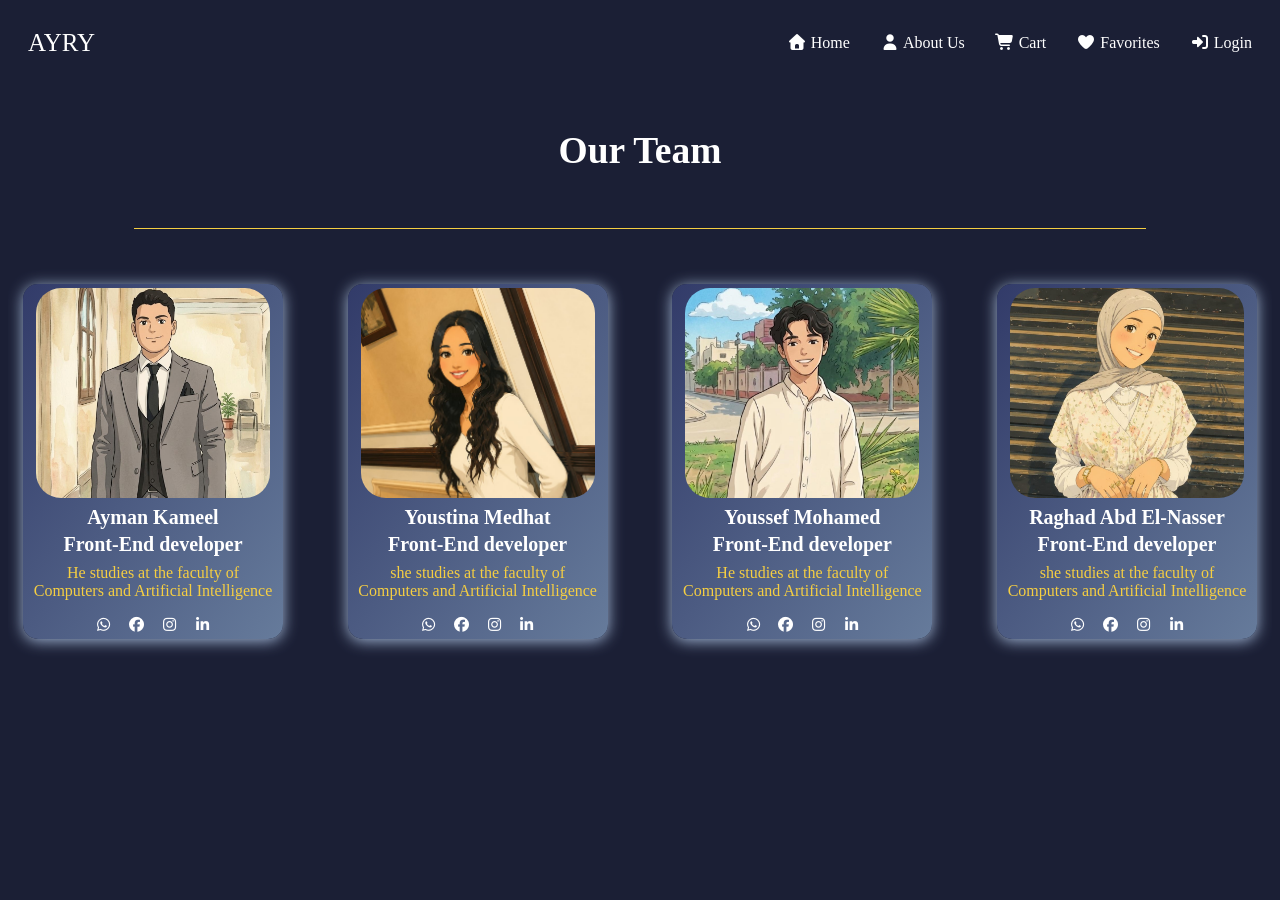
<file: about.html>
<!DOCTYPE html>
<html>
    <head>
        <title>Our Team</title>
        <link rel="stylesheet" href="AboutStyle.css">
        <link rel="stylesheet" href="css_fontAwesome/all.css" >
        <meta name="viewport" content="width=device-width, initial-scale=1.0">

    </head>
    <body>
        
        <!DOCTYPE html>
<html>
    <head>
        <title>Our Team</title>
        <link rel="stylesheet" href="AboutStyle.css">
        <link rel="stylesheet" href="css_fontAwesome/all.css" >
        <meta name="viewport" content="width=device-width, initial-scale=1.0">
    </head>
    <body>
        <nav>
            <div class="logo">AYRY</div>
            <ul class="nav-links">
                <li><a href="index.html"><i class="fa-solid fa-house"></i> Home</a></li>
                <li><a href="about.html"><i class="fa-solid fa-user"></i> About Us</a></li>
                <li><a href="cart.html"><i class="fa-solid fa-cart-shopping"></i> Cart</a></li>
                <li><a href="favorites.html"><i class="fa-solid fa-heart"></i> Favorites</a></li>
                <li><a href="LoginPage.html" class="btn-log"><i class="fa-solid fa-right-to-bracket"></i> Login</a></li>
            </ul>
        </nav>
        
        <header class="title"><h2>Our Team</h2></header>
        <div class="line"></div>

        <div class="card-box">
            <div class="team">
                <img src="image/Ayman.jpeg">
                <h4>Ayman Kameel</h4>
                <h5>Front-End developer</h5>
                <p>He studies at the faculty of <br> Computers and Artificial Intelligence</p>
                <i class="fa-brands fa-whatsapp"></i>
                <i class="fa-brands fa-facebook"></i>
                <i class="fa-brands fa-instagram"></i>
                <i class="fa-brands fa-linkedin-in"></i>
            </div>
            <div class="team">
                <img src="image/Youstina.jpeg">
                <h4>Youstina Medhat</h4>
                <h5>Front-End developer</h5>
                <p>she studies at the faculty of <br> Computers and Artificial Intelligence</p>
                <i class="fa-brands fa-whatsapp"></i>
                <i class="fa-brands fa-facebook"></i>
                <i class="fa-brands fa-instagram"></i>
                <i class="fa-brands fa-linkedin-in"></i>
            </div>
            <div class="team">
                <img src="image/Youssef.jpeg">
                <h4>Youssef Mohamed</h4>
                <h5>Front-End developer</h5>
                <p>He studies at the faculty of <br> Computers and Artificial Intelligence</p>
                <i class="fa-brands fa-whatsapp"></i>
                <i class="fa-brands fa-facebook"></i>
                <i class="fa-brands fa-instagram"></i>
                <i class="fa-brands fa-linkedin-in"></i>
            </div>
            <div class="team">
                <img src="image/Raghad.jpeg">
                <h4>Raghad Abd El-Nasser</h4>
                <h5>Front-End developer</h5>
                <p>she studies at the faculty of <br> Computers and Artificial Intelligence</p>
                <i class="fa-brands fa-whatsapp"></i>
                <i class="fa-brands fa-facebook"></i>
                <i class="fa-brands fa-instagram"></i>
                <i class="fa-brands fa-linkedin-in"></i>
            </div>
        </div>

    <script>
  if (localStorage.getItem("isLoggedIn") === "true") {
    document.querySelectorAll(".btn-log").forEach(function(loginBtn) {
      loginBtn.href = "ProfilePage.html";
      loginBtn.innerHTML = '<i class="fa-solid fa-user"></i>My Account';
    });
  }
</script>
</body>
</html>
</file>
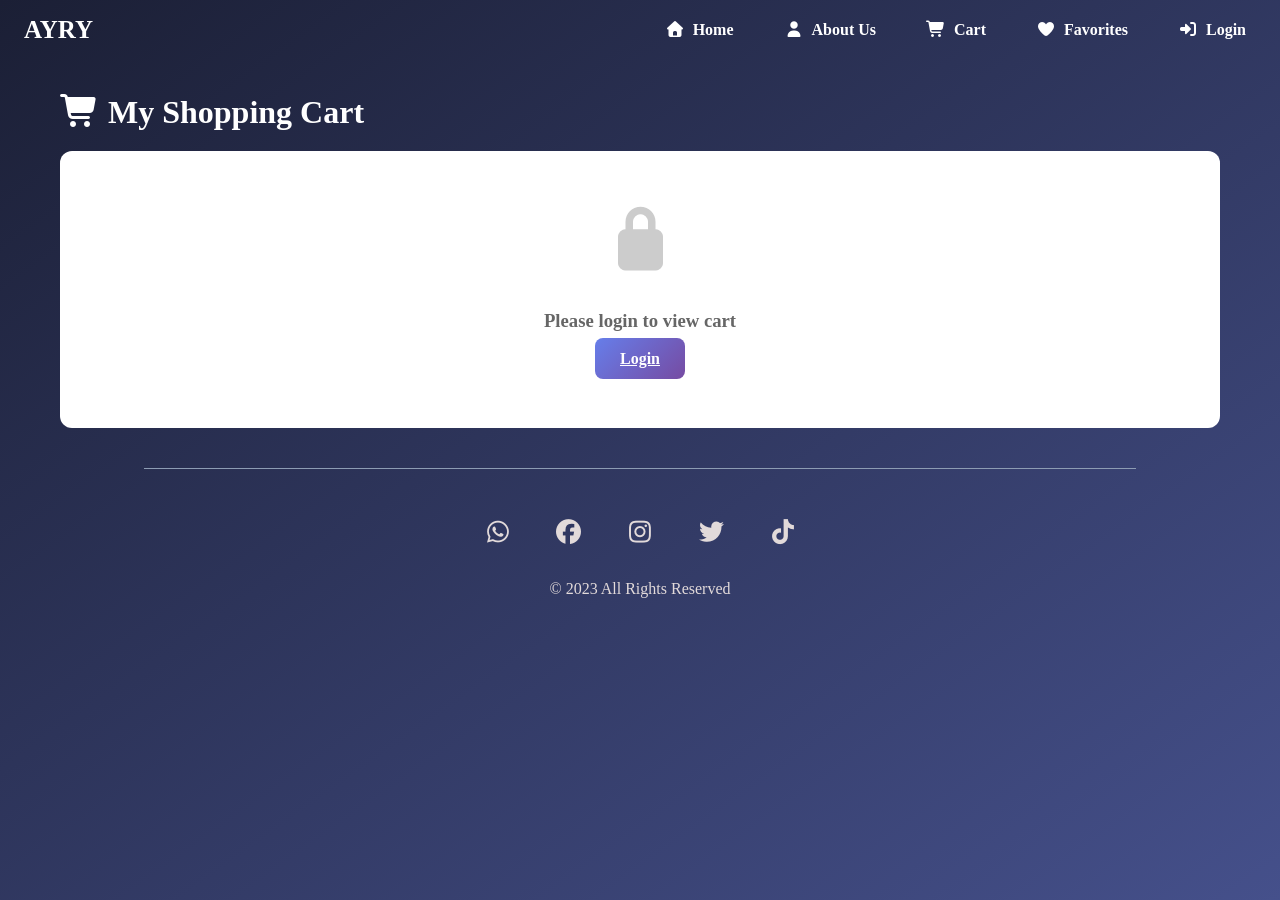
<file: cart.html>
<!DOCTYPE html>
<html>
<head>
    <title>Shopping Cart | AYRY Estate</title>
    <meta name="viewport" content="width=device-width, initial-scale=1.0">
    <link rel="stylesheet" href="css_fontAwesome/all.css">
    <link rel="stylesheet" href="HomeStyle.css">
    <link rel="stylesheet" href="cart-fav-style.css">
</head>
<body>
    <nav>
        <div class="logo">AYRY</div>
        <ul class="nav-links">
            <li><a href="index.html"><i class="fa-solid fa-house"></i>Home</a></li>
            <li><a href="about.html"><i class="fa-solid fa-user"></i>About Us</a></li>
            <li><a href="cart.html"><i class="fa-solid fa-cart-shopping"></i>Cart</a></li>
            <li><a href="favorites.html"><i class="fa-solid fa-heart"></i>Favorites</a></li>
            <li><a href="LoginPage.html" class="btn-log"><i class="fa-solid fa-right-to-bracket"></i>Login</a></li>
        </ul>
    </nav>

    <div class="property-detail-container">
        <h1 style="color: white; margin-bottom: 20px;"><i class="fa-solid fa-cart-shopping"></i> My Shopping Cart</h1>
        <div id="cart-container"></div>
    </div>

    <div class="line"></div>
    <footer id="footer">
        <div class="social">
            <i class="fa-brands fa-whatsapp"></i>
            <i class="fa-brands fa-facebook"></i>
            <i class="fa-brands fa-instagram"></i>
            <i class="fa-brands fa-twitter"></i>
            <i class="fa-brands fa-tiktok"></i>
        </div>
        <p>&copy; 2023 All Rights Reserved</p>
    </footer>

    <script src="data.js"></script>
    <script src="cart-fav.js"></script>
    <script>
        function renderCart() {
            const container = document.getElementById('cart-container');
            if (!redirectIfNotLoggedInNoRedirect()) {
                container.innerHTML = '<div class="empty-message"><i class="fa-solid fa-lock"></i><h3>Please login to view cart</h3><a href="LoginPage.html" class="btn-primary">Login</a></div>';
                return;
            }
            
            const cartIds = getCart();
            if (cartIds.length === 0) {
                container.innerHTML = '<div class="empty-message"><i class="fa-solid fa-cart-shopping"></i><h3>Your cart is empty</h3><a href="index.html" class="btn-primary">Browse Properties</a></div>';
                return;
            }
            
            const cartItems = cartIds.map(id => getPropertyById(id)).filter(p => p);
            let total = 0;
            
            let html = '<div class="items-grid">';
            cartItems.forEach(item => {
                total += item.price;
                html += `
                    <div class="cart-item-card">
                        <img src="${item.image}" class="cart-item-img" onclick="goToPropertyDetails(${item.id})" style="cursor:pointer;">
                        <div class="cart-item-info">
                            <div class="cart-item-title">${item.title}</div>
                            <div class="cart-item-price">${item.price.toLocaleString()} EGP</div>
                            <p class="card-location"><i class="fa-solid fa-location-dot"></i> ${item.governorate} / ${item.district}</p>
                            <button class="btn-danger" onclick="removeItemFromCart(${item.id})"><i class="fa-solid fa-trash"></i> Remove</button>
                        </div>
                    </div>
                `;
            });
            html += '</div>';
            
            html += `
                <div class="cart-summary">
                    <div class="cart-total">Total: ${total.toLocaleString()} EGP</div>
                    <button class="btn-primary" onclick="checkout()"><i class="fa-solid fa-credit-card"></i> Proceed to Purchase</button>
                </div>
            `;
            container.innerHTML = html;
        }
        
        function redirectIfNotLoggedInNoRedirect() {
            return isLoggedIn();
        }
        
        function removeItemFromCart(propertyId) {
            removeFromCart(propertyId);
            renderCart();
        }
        
        function checkout() {
            if (!isLoggedIn()) {
                alert('Please login first');
                window.location.href = 'LoginPage.html';
                return;
            }
            const cartIds = getCart();
            if (cartIds.length === 0) {
                alert('Cart is empty');
                return;
            }
            if (confirm(`Purchase ${cartIds.length} properties for total ${cartIds.map(id => getPropertyById(id).price).reduce((a,b)=>a+b,0).toLocaleString()} EGP?`)) {
                cartIds.forEach(id => {
                    const prop = getPropertyById(id);
                    addPurchase(id, prop.price);
                });
                clearCart();
                alert('🎉 Purchase completed successfully! Thank you.');
                renderCart();
            }
        }
        
        renderCart();
    </script>
<script>
  if (localStorage.getItem("isLoggedIn") === "true") {
    document.querySelectorAll(".btn-log").forEach(function(loginBtn) {
      loginBtn.href = "ProfilePage.html";
      loginBtn.innerHTML = '<i class="fa-solid fa-user"></i>My Account';
    });
  }
</script>
</body>
</html>
</file>
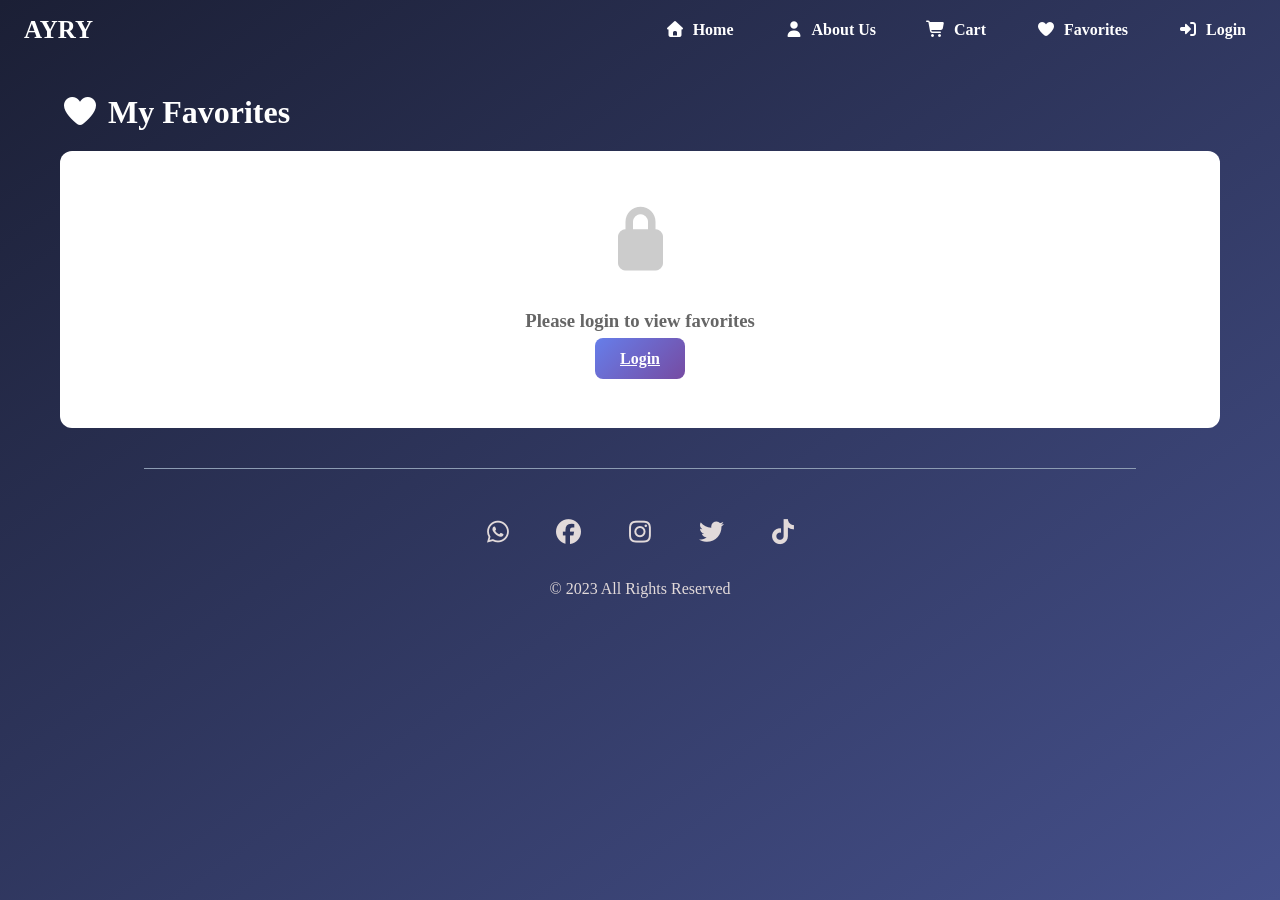
<file: favorites.html>
<!DOCTYPE html>
<html>
<head>
    <title>My Favorites | AYRY Estate</title>
    <meta name="viewport" content="width=device-width, initial-scale=1.0">
    <link rel="stylesheet" href="css_fontAwesome/all.css">
    <link rel="stylesheet" href="HomeStyle.css">
    <link rel="stylesheet" href="cart-fav-style.css">
</head>
<body>
    <nav>
        <div class="logo">AYRY</div>
        <ul class="nav-links">
            <li><a href="index.html"><i class="fa-solid fa-house"></i>Home</a></li>
            <li><a href="about.html"><i class="fa-solid fa-user"></i>About Us</a></li>
            <li><a href="cart.html"><i class="fa-solid fa-cart-shopping"></i>Cart</a></li>
            <li><a href="favorites.html"><i class="fa-solid fa-heart"></i>Favorites</a></li>
            <li><a href="LoginPage.html" class="btn-log"><i class="fa-solid fa-right-to-bracket"></i>Login</a></li>
        </ul>
    </nav>

    <div class="property-detail-container">
        <h1 style="color: white; margin-bottom: 20px;"><i class="fa-solid fa-heart"></i> My Favorites</h1>
        <div id="favorites-container"></div>
    </div>

    <div class="line"></div>
    <footer id="footer">
        <div class="social">
            <i class="fa-brands fa-whatsapp"></i>
            <i class="fa-brands fa-facebook"></i>
            <i class="fa-brands fa-instagram"></i>
            <i class="fa-brands fa-twitter"></i>
            <i class="fa-brands fa-tiktok"></i>
        </div>
        <p>&copy; 2023 All Rights Reserved</p>
    </footer>

    <script src="data.js"></script>
    <script src="cart-fav.js"></script>
    <script>
        function renderFavorites() {
            const container = document.getElementById('favorites-container');
            if (!isLoggedIn()) {
                container.innerHTML = '<div class="empty-message"><i class="fa-solid fa-lock"></i><h3>Please login to view favorites</h3><a href="LoginPage.html" class="btn-primary">Login</a></div>';
                return;
            }
            
            const favIds = getFavorites();
            if (favIds.length === 0) {
                container.innerHTML = '<div class="empty-message"><i class="fa-solid fa-heart-broken"></i><h3>No favorites yet</h3><a href="index.html" class="btn-primary">Browse Properties</a></div>';
                return;
            }
            
            const favItems = favIds.map(id => getPropertyById(id)).filter(p => p);
            
            let html = '<div class="items-grid">';
            favItems.forEach(item => {
                html += `
                    <div class="favorite-item-card">
                        <img src="${item.image}" class="favorite-item-img" onclick="goToPropertyDetails(${item.id})" style="cursor:pointer;">
                        <div class="favorite-item-info">
                            <div class="favorite-item-title">${item.title}</div>
                            <div class="favorite-item-price">${item.price.toLocaleString()} EGP</div>
                            <p class="card-location"><i class="fa-solid fa-location-dot"></i> ${item.governorate} / ${item.district}</p>
                            <button class="btn-danger" onclick="removeFromFav(${item.id})"><i class="fa-solid fa-trash"></i> Remove</button>
                        </div>
                    </div>
                `;
            });
            html += '</div>';
            container.innerHTML = html;
        }
        
        function removeFromFav(propertyId) {
            removeFromFavorites(propertyId);
            renderFavorites();
        }
        
        renderFavorites();
    </script>
<script>
  if (localStorage.getItem("isLoggedIn") === "true") {
    document.querySelectorAll(".btn-log").forEach(function(loginBtn) {
      loginBtn.href = "ProfilePage.html";
      loginBtn.innerHTML = '<i class="fa-solid fa-user"></i>My Account';
    });
  }
</script>
</body>
</html>
</file>
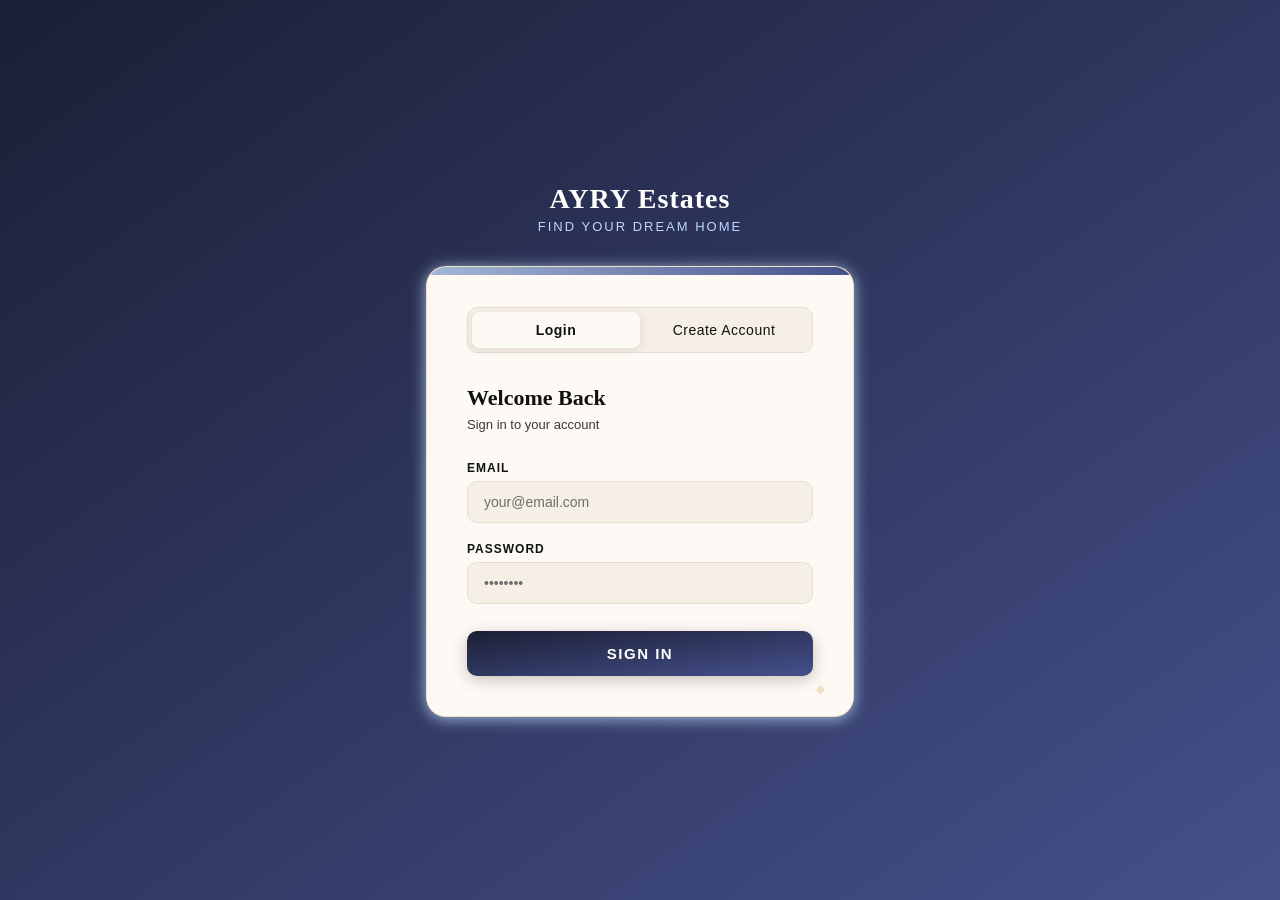
<file: LoginPage.html>
<!DOCTYPE html>
<html lang="ar" dir="ltr">
<head>
  <title>Prestige Realty — Auth</title>
  <link rel="stylesheet" href="LoginStyle.css">
</head>
<body>
 
  <div class="auth-container">
 
    <div class="brand">
      <h1>AYRY Estates</h1>
      <p>Find Your Dream Home </p>
    </div>
 
    <div class="auth-card">
 
      <div class="tab-row">
        <button class="tab-btn active" onclick="showLogin()">Login</button>
        <button class="tab-btn" onclick="showRegister()">Create Account</button>
      </div>
 
      <!-- LOGIN -->
      <div id="loginForm">
        <p class="form-title">Welcome Back</p>
        <p class="form-subtitle">Sign in to your account</p>
 
        <div class="input-group">
          <label>Email</label>
          <input type="email" id="loginEmail" placeholder="your@email.com">
        </div>
 
        <div class="input-group">
          <label>Password</label>
          <input type="password" id="loginPassword" placeholder="••••••••">
        </div>
 
        <button class="submit-btn" onclick="login()">Sign In</button>
      </div>
 
      <!-- REGISTER -->
      <div id="registerForm" style="display:none;">
        <p class="form-title">Create Account</p>
 
        <div class="input-group">
          <label>Name</label>
          <input type="text" id="name" placeholder="Your full name" >
        </div>
 
        <div class="input-group">
          <label>Email</label>
          <input type="email" id="email" placeholder="your@email.com" >
        </div>
 
        <div class="input-group">
          <label>Phone</label>
          <input type="tel" id="phone" placeholder="+20 1XX XXX XXXX" >
        </div>
 
        <div class="input-group">
          <label>Password</label>
          <input type="password" id="password" placeholder="••••••••" >
        </div>
 
        <div class="input-group">
          <label>Confirm Password</label>
          <input type="password" id="confirmPassword" placeholder="••••••••">
        </div>
 
        <button class="submit-btn" onclick="register()">Create Account</button>
      </div>
 
      <p class="message" id="error"></p>
 
    </div>
  </div>
 
  <script src="login.js"></script>
 
</body>
</html>
</file>
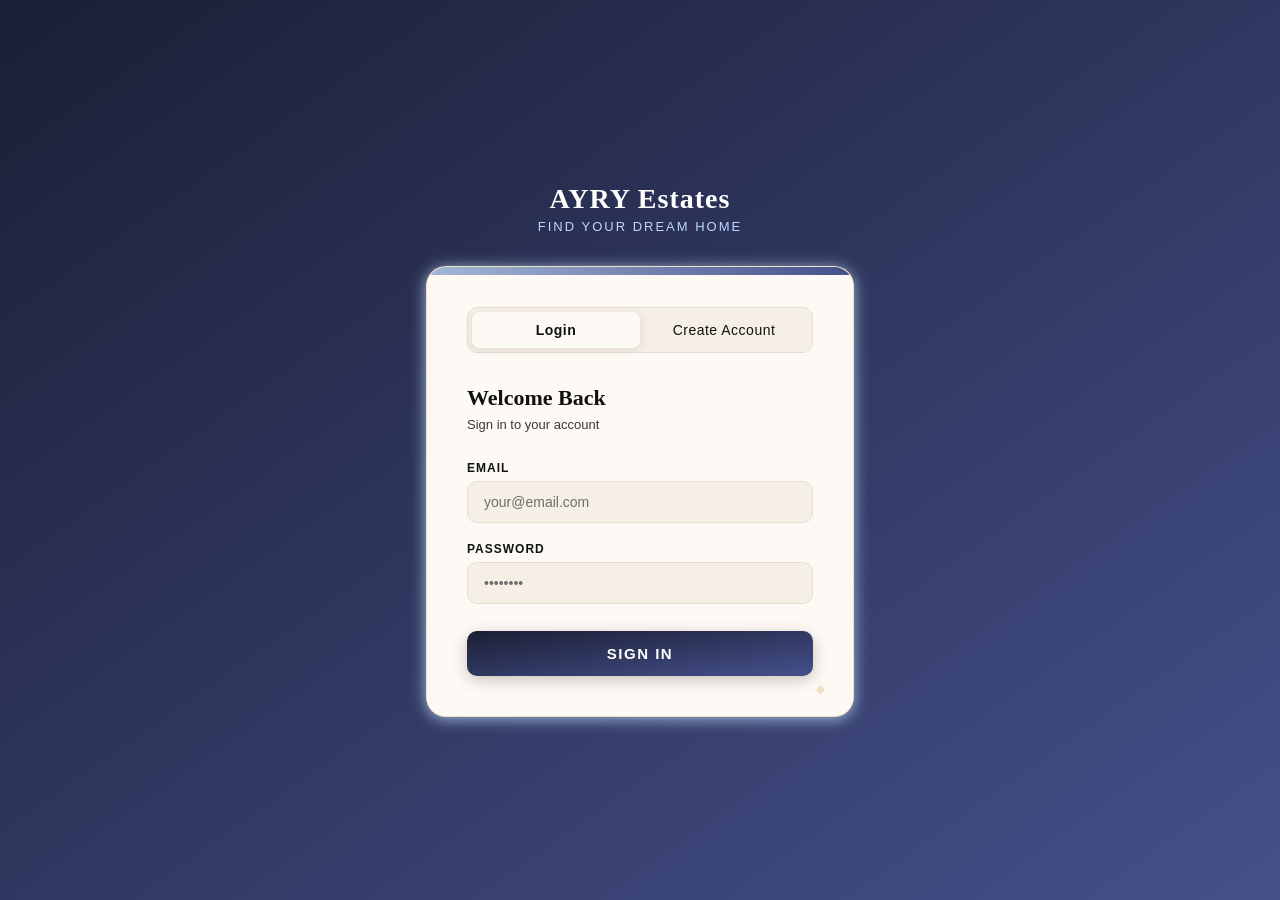
<file: ProfilePage.html>
<!DOCTYPE html>
<html lang="en">
<head>
  <title>My Account — AYRY Estates</title>
  <link rel="stylesheet" href="https://cdnjs.cloudflare.com/ajax/libs/font-awesome/6.5.0/css/all.min.css">
  <link rel="preconnect" href="https://fonts.googleapis.com">
  <link rel="preconnect" href="https://fonts.gstatic.com" crossorigin>
  <link href="https://fonts.googleapis.com/css2?family=Raleway:wght@300;400;500;600;700&family=Playfair+Display:wght@400;600;700&display=swap" rel="stylesheet">
  <link rel="stylesheet" href="ProfileStyle.css">
</head>
<body>

  <!-- NAV -->
  <nav style="display: flex; justify-content: space-between; align-items: center; padding: 5px 20px; background: transparent;">
    <div class="logo" style="color: #fff; font-size: 25px;">AYRY</div>
    <ul class="nav-links" style="display: flex; list-style: none; gap: 30px; align-items: center;">
        <li><a href="index.html" style="text-decoration: none; color: white;"><i class="fa-solid fa-house"></i>Home</a></li>
        <li><a href="about.html" style="text-decoration: none; color: white;"><i class="fa-solid fa-user"></i>About Us</a></li>
        <li><a href="cart.html" style="text-decoration: none; color: white;"><i class="fa-solid fa-cart-shopping"></i>Cart</a></li>
        <li><a href="favorites.html" style="text-decoration: none; color: white;"><i class="fa-solid fa-heart"></i>Favorites</a></li>
        <li><a href="LoginPage.html" class="btn-log" style="text-decoration: none; color: white;"><i class="fa-solid fa-right-to-bracket"></i>Login</a></li>
    </ul>
</nav>

  <div class="page">

    <!-- LEFT: Profile Card -->
    <div class="profile-card">
      <div class="profile-header">
        <div class="avatar">🏡</div>
        <div class="profile-name" id="dispName">—</div>
        <div class="profile-email" id="dispEmail">—</div>
      </div>

      <div class="info-list">
        <div class="info-row">
          <div class="info-icon"><i class="fa-solid fa-user"></i></div>
          <div>
            <div class="info-label">Full Name</div>
            <div class="info-value" id="infoName">—</div>
          </div>
        </div>
        <div class="info-row">
          <div class="info-icon"><i class="fa-solid fa-envelope"></i></div>
          <div>
            <div class="info-label">Email</div>
            <div class="info-value" id="infoEmail">—</div>
          </div>
        </div>
        <div class="info-row">
          <div class="info-icon"><i class="fa-solid fa-phone"></i></div>
          <div>
            <div class="info-label">Phone</div>
            <div class="info-value" id="infoPhone">—</div>
          </div>
        </div>
        <div class="info-row">
          <div class="info-icon"><i class="fa-solid fa-calendar"></i></div>
          <div>
            <div class="info-label">Member Since</div>
            <div class="info-value" id="infoJoined">—</div>
          </div>
        </div>
      </div>


      <button class="logout-btn" onclick="logout()">
        <i class="fa-solid fa-right-from-bracket"></i> Logout
      </button>
    </div>

    <!-- RIGHT: Settings -->
    <div class="settings-col">

      <!-- Personal Info -->
      <div class="settings-card">
        <div class="card-head">
          <div class="card-head-left">
            <div class="card-head-icon"><i class="fa-solid fa-user-pen"></i></div>
            <div>
              <div class="card-head-title">Personal Info</div>
              <div class="card-head-sub">Name & phone number</div>
            </div>
          </div>
          <button class="edit-toggle" id="toggleInfo" onclick="toggleSection('Info')">
            <i class="fa-solid fa-pen"></i> Edit
          </button>
        </div>
        <div class="edit-form" id="formInfo">
          <div class="form-grid">
            <div class="inp-group">
              <label>Full Name</label>
              <input type="text" id="editName" placeholder="Your full name">
            </div>
            <div class="inp-group">
              <label>Phone</label>
              <input type="tel" id="editPhone" placeholder="+20 1XX XXX XXXX">
            </div>
          </div>
          <div class="form-actions">
            <button class="btn-save" onclick="saveInfo()">Save Changes</button>
            <button class="btn-cancel" onclick="toggleSection('Info')">Cancel</button>
          </div>
          <p class="form-msg" id="msgInfo"></p>
        </div>
      </div>

      <!-- Email -->
      <div class="settings-card">
        <div class="card-head">
          <div class="card-head-left">
            <div class="card-head-icon"><i class="fa-solid fa-envelope"></i></div>
            <div>
              <div class="card-head-title">Email Address</div>
              <div class="card-head-sub">Update your login email</div>
            </div>
          </div>
          <button class="edit-toggle" id="toggleEmail" onclick="toggleSection('Email')">
            <i class="fa-solid fa-pen"></i> Edit
          </button>
        </div>
        <div class="edit-form" id="formEmail">
          <div class="form-grid single">
            <div class="inp-group">
              <label>New Email</label>
              <input type="email" id="editEmail" placeholder="new@email.com">
            </div>
            <div class="inp-group">
              <label>Current Password (to confirm)</label>
              <input type="password" id="emailPass" placeholder="••••••••">
            </div>
          </div>
          <div class="form-actions">
            <button class="btn-save" onclick="saveEmail()">Update Email</button>
            <button class="btn-cancel" onclick="toggleSection('Email')">Cancel</button>
          </div>
          <p class="form-msg" id="msgEmail"></p>
        </div>
      </div>

      <!-- Password -->
      <div class="settings-card">
        <div class="card-head">
          <div class="card-head-left">
            <div class="card-head-icon"><i class="fa-solid fa-lock"></i></div>
            <div>
              <div class="card-head-title">Password</div>
              <div class="card-head-sub">Change your account password</div>
            </div>
          </div>
          <button class="edit-toggle" id="togglePass" onclick="toggleSection('Pass')">
            <i class="fa-solid fa-pen"></i> Edit
          </button>
        </div>
        <div class="edit-form" id="formPass">
          <div class="form-grid single">
            <div class="inp-group">
              <label>Current Password</label>
              <input type="password" id="currentPass" placeholder="••••••••">
            </div>
            <div class="inp-group">
              <label>New Password</label>
              <input type="password" id="newPass" placeholder="••••••••">
            </div>
            <div class="inp-group">
              <label>Confirm New Password</label>
              <input type="password" id="confirmPass" placeholder="••••••••">
            </div>
          </div>
          <div class="form-actions">
            <button class="btn-save" onclick="savePassword()">Update Password</button>
            <button class="btn-cancel" onclick="toggleSection('Pass')">Cancel</button>
          </div>
          <p class="form-msg" id="msgPass"></p>
        </div>
      </div>

    </div>
  </div>

  <script src="profile.js"></script>
<script>
  if (localStorage.getItem("isLoggedIn") === "true") {
    document.querySelectorAll(".btn-log").forEach(function(loginBtn) {
      loginBtn.href = "ProfilePage.html";
      loginBtn.innerHTML = '<i class="fa-solid fa-user"></i>My Account';
    });
  }
</script>

</body>
</html>
</file>
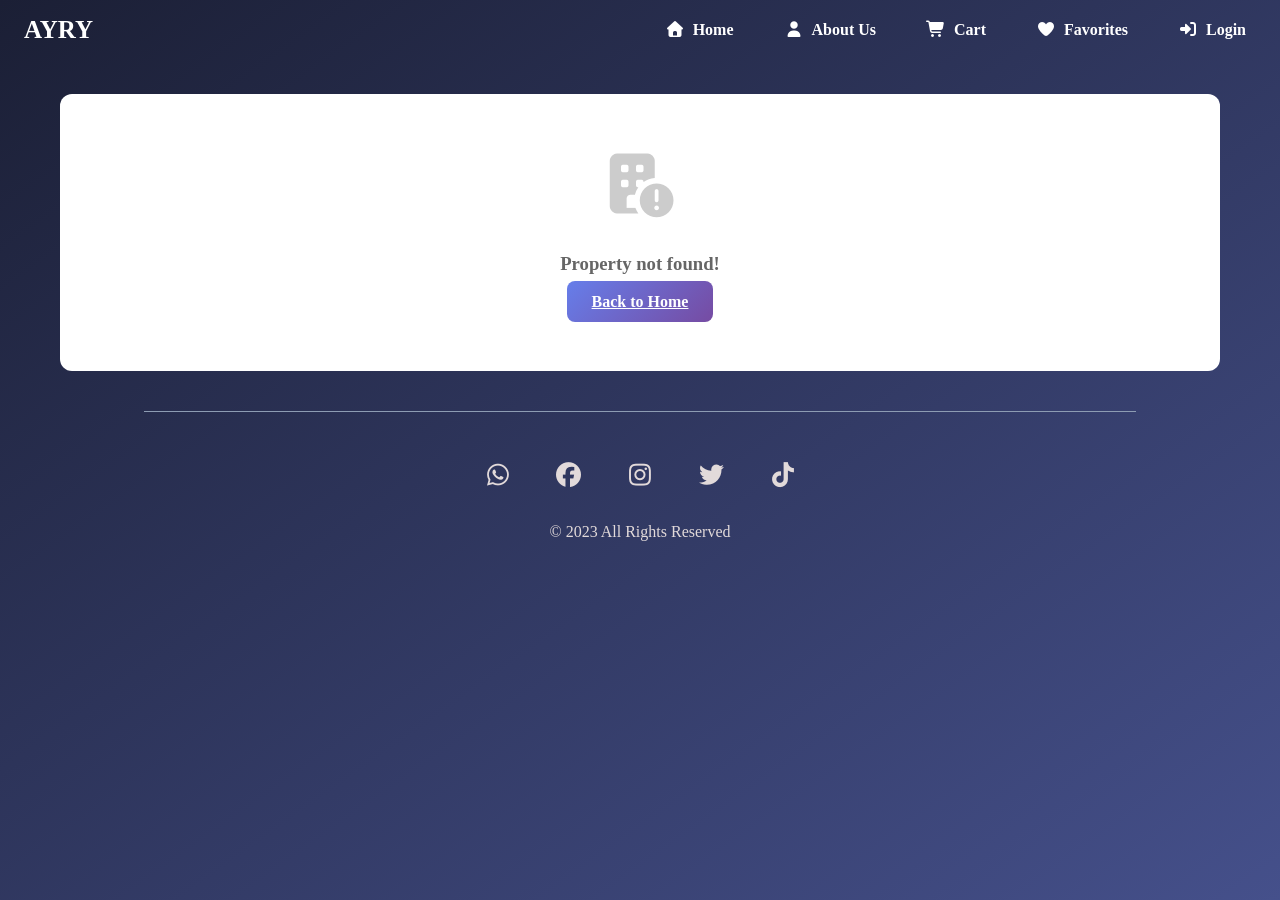
<file: property-details.html>
<!DOCTYPE html>
<html>
<head>
    <title>Property Details | AYRY Estate</title>
    <meta name="viewport" content="width=device-width, initial-scale=1.0">
    <link rel="stylesheet" href="css_fontAwesome/all.css">
    <link rel="stylesheet" href="HomeStyle.css">
    <link rel="stylesheet" href="cart-fav-style.css">
</head>
<body>
    <nav>
        <div class="logo">AYRY</div>
        <ul class="nav-links">
            <li><a href="index.html"><i class="fa-solid fa-house"></i>Home</a></li>
            <li><a href="about.html"><i class="fa-solid fa-user"></i>About Us</a></li>
            <li><a href="cart.html"><i class="fa-solid fa-cart-shopping"></i>Cart</a></li>
            <li><a href="favorites.html"><i class="fa-solid fa-heart"></i>Favorites</a></li>
            <li><a href="LoginPage.html" class="btn-log"><i class="fa-solid fa-right-to-bracket"></i>Login</a></li>
        </ul>
    </nav>

    <div id="property-detail" class="property-detail-container">
        <div style="text-align: center; padding: 50px;">Loading...</div>
    </div>

    <div class="line"></div>
    <footer id="footer">
        <div class="social">
            <i class="fa-brands fa-whatsapp"></i>
            <i class="fa-brands fa-facebook"></i>
            <i class="fa-brands fa-instagram"></i>
            <i class="fa-brands fa-twitter"></i>
            <i class="fa-brands fa-tiktok"></i>
        </div>
        <p>&copy; 2023 All Rights Reserved</p>
    </footer>

    <script src="data.js"></script>
    <script src="cart-fav.js"></script>
    <script>
        // Get property ID from URL
        const urlParams = new URLSearchParams(window.location.search);
        const propertyId = parseInt(urlParams.get('id'));
        
        let currentProperty = null;

        function renderPropertyDetails() {
            const container = document.getElementById('property-detail');
            if (!currentProperty) {
                container.innerHTML = '<div class="empty-message"><i class="fa-solid fa-building-circle-exclamation"></i><h3>Property not found!</h3><a href="index.html" class="btn-primary">Back to Home</a></div>';
                return;
            }

            const isFav = isFavorite(currentProperty.id);
            const currentUser = getCurrentUser();
            const currentUserEmail = currentUser ? currentUser.email : null;

            container.innerHTML = `
                <div class="property-detail-card">
                    <img src="${currentProperty.image}" alt="${currentProperty.title}" class="property-detail-image">
                    <div class="property-detail-info">
                        <h1 class="property-detail-title">${currentProperty.title}</h1>
                        <p class="property-detail-location"><i class="fa-solid fa-location-dot"></i> ${currentProperty.governorate} / ${currentProperty.district} / ${currentProperty.area}</p>
                        <p class="property-detail-price">${currentProperty.price.toLocaleString()} EGP</p>
                        <div class="property-detail-specs">
                            <span><i class="fa-solid fa-bed"></i> ${currentProperty.bedrooms} Bedrooms</span>
                            <span><i class="fa-solid fa-bath"></i> ${currentProperty.bathrooms} Bathrooms</span>
                            <span><i class="fa-solid fa-arrows-up-down-left-right"></i> ${currentProperty.size} m²</span>
                            <span><i class="fa-solid fa-calendar"></i> ${currentProperty.year}</span>
                        </div>
                        <p class="property-detail-desc">${currentProperty.description}</p>
                        <p><strong>Category:</strong> ${currentProperty.category} • <strong>Floor:</strong> ${currentProperty.floor}</p>
                        
                        <div class="action-buttons">
                            <button class="btn-primary" onclick="buyProperty()"><i class="fa-solid fa-sack-dollar"></i> Buy Property</button>
                            <button class="btn-outline" onclick="addToCartAndNotify()"><i class="fa-solid fa-cart-plus"></i> Add to Cart</button>
                            <button class="btn-secondary" id="favBtn" onclick="toggleFavorite()">
                                <i class="fa-solid ${isFav ? 'fa-heart' : 'fa-heart-o'}"></i> ${isFav ? 'Remove from Favorites' : 'Add to Favorites'}
                            </button>
                        </div>
                        
                        <!-- Make an Offer Section -->
                        <div class="offers-section">
                            <h3 class="offers-title"><i class="fa-solid fa-gavel"></i> Make an Offer</h3>
                            ${currentUserEmail ? `
                                <div style="margin-bottom: 20px;">
                                    <input type="number" id="offerPrice" placeholder="Enter your offer price" class="search-input" style="width: 200px; margin-right: 10px;">
                                    <button class="btn-primary" onclick="submitOffer()">Send Offer</button>
                                </div>
                            ` : '<p style="color: #999;">Please <a href="LoginPage.html">login</a> to make an offer.</p>'}
                            
                            <h4>Offers on this property:</h4>
                            <div id="offersList"></div>
                        </div>
                    </div>
                </div>
            `;
            
            loadOffers();
        }
        
        function loadOffers() {
            if (!currentProperty) return;
            const offers = getOffers(currentProperty.id);
            const offersList = document.getElementById('offersList');
            const currentUser = getCurrentUser();
            const currentUserEmail = currentUser ? currentUser.email : null;
            
            if (offers.length === 0) {
                offersList.innerHTML = '<p style="color: #999;">No offers yet. Be the first!</p>';
                return;
            }
            
            offersList.innerHTML = offers.map(offer => {
                let statusClass = '';
                let statusText = '';
                switch(offer.status) {
                    case 'pending': statusClass = 'status-pending'; statusText = 'Pending'; break;
                    case 'accepted': statusClass = 'status-accepted'; statusText = 'Accepted ✓'; break;
                    case 'rejected': statusClass = 'status-rejected'; statusText = 'Rejected ✗'; break;
                    case 'countered': statusClass = 'status-countered'; statusText = `Countered: ${offer.counterPrice?.toLocaleString()} EGP`; break;
                }
                
                // Show seller actions for all users (demo purpose) - anyone can respond as seller
                const showSellerActions = offer.status === 'pending' || offer.status === 'countered';
                
                return `
                    <div class="offer-card">
                        <div class="offer-price">Offer: ${offer.offerPrice.toLocaleString()} EGP</div>
                        <div>From: ${offer.buyerEmail}</div>
                        <div>Status: <span class="offer-status ${statusClass}">${statusText}</span></div>
                        ${showSellerActions ? `
                            <div class="offer-actions">
                                <button onclick="respondToOffer(${offer.id}, 'accepted')" style="background:#28a745; color:white;">Accept</button>
                                <button onclick="respondToOffer(${offer.id}, 'rejected')" style="background:#dc3545; color:white;">Reject</button>
                                <button onclick="counterOffer(${offer.id})" style="background:#ffc107; color:#333;">Counter Offer</button>
                            </div>
                        ` : ''}
                    </div>
                `;
            }).join('');
        }
        
        function submitOffer() {
            const priceInput = document.getElementById('offerPrice');
            const offerPrice = parseInt(priceInput.value);
            if (!offerPrice || offerPrice <= 0) {
                alert('Please enter a valid price');
                return;
            }
            const currentUser = getCurrentUser();
            if (!currentUser) {
                alert('Please login first');
                window.location.href = 'LoginPage.html';
                return;
            }
            addOffer(currentProperty.id, currentUser.email, offerPrice);
            priceInput.value = '';
            loadOffers();
            alert('Offer sent successfully!');
        }
        
        function respondToOffer(offerId, status) {
            updateOfferStatus(currentProperty.id, offerId, status);
            loadOffers();
            alert(`Offer ${status}!`);
        }
        
        function counterOffer(offerId) {
            const newPrice = prompt('Enter counter offer price (EGP):');
            if (newPrice && !isNaN(parseInt(newPrice))) {
                updateOfferStatus(currentProperty.id, offerId, 'countered', parseInt(newPrice));
                loadOffers();
                alert(`Counter offer of ${parseInt(newPrice).toLocaleString()} EGP sent!`);
            }
        }
        
        function buyProperty() {
            if (!redirectIfNotLoggedIn()) return;
            if (confirm(`Are you sure you want to purchase ${currentProperty.title} for ${currentProperty.price.toLocaleString()} EGP?`)) {
                addPurchase(currentProperty.id, currentProperty.price);
                alert('🎉 Congratulations! Property purchased successfully!');
            }
        }
        
        function addToCartAndNotify() {
            if (!redirectIfNotLoggedIn()) return;
            if (addToCart(currentProperty.id)) {
                alert('Added to cart!');
            } else {
                alert('Property already in cart!');
            }
        }
        
        function toggleFavorite() {
            if (!redirectIfNotLoggedIn()) return;
            if (isFavorite(currentProperty.id)) {
                removeFromFavorites(currentProperty.id);
                alert('Removed from favorites');
            } else {
                addToFavorites(currentProperty.id);
                alert('Added to favorites');
            }
            // Update button UI
            const favBtn = document.getElementById('favBtn');
            const isFav = isFavorite(currentProperty.id);
            favBtn.innerHTML = `<i class="fa-solid ${isFav ? 'fa-heart' : 'fa-heart-o'}"></i> ${isFav ? 'Remove from Favorites' : 'Add to Favorites'}`;
        }
        
        // Load property
        if (propertyId) {
            currentProperty = getPropertyById(propertyId);
        }
        renderPropertyDetails();
    </script>
<script>
  if (localStorage.getItem("isLoggedIn") === "true") {
    document.querySelectorAll(".btn-log").forEach(function(loginBtn) {
      loginBtn.href = "ProfilePage.html";
      loginBtn.innerHTML = '<i class="fa-solid fa-user"></i>My Account';
    });
  }
</script>

</body>
</html>
</file>
<file: AboutStyle.css>
*{
  box-sizing: border-box;
}
html{
  overflow-x: hidden;
}
body{
  background-color: #1b1f35;
  overflow-x: hidden;
}

nav{
  display: flex; 
  justify-content: space-between; 
  align-items: center; 
  padding: 10px 20px; 
  margin-bottom: 20px;
}
.logo{
  color: #fff; 
  font-size: 25px;
}

.nav-links{
  display: flex; 
  list-style: none; 
  gap: 30px; 
  align-items: center;
}
.nav-links a{
  text-decoration: none; 
  color: white;
  transition: 0.5s;
}

.nav-links a:hover {
  color: #a3b8d7;
}

.title{
  display: flex;
  text-align: center;
  justify-content: center;
  color: #fff;
  font-size: 25px;
}

.line{
  width: 80%;
  height: 1px;
  background-color: #f5ce42;
  margin: 25px auto;
}

.card-box{
  display: flex;
  justify-content: space-between;
  align-items: center;
  flex-wrap: wrap;
  gap: 60px;
  margin: 55px 15px 35px 15px;
}

.team{ 
  display:block ;
  justify-content: center;
  text-align: center;
  align-items: center;
  background-image:linear-gradient(to left top , #667b9b, #323b69);
  width: 260px;
  min-height: 355px;
  border-radius: 15px;
  box-sizing: border-box;
  box-shadow: 0 2px 15px #a3b8d7;
  transition: all 0.3s ease;
  cursor: pointer;
}

.team:hover {
  transform: translateY(-8px);
  box-shadow: 0 8px 25px #a3b8d7;
}
img{
  border-radius: 25px;
  width: 90%;
  height: 210px;
  object-fit: cover;
  margin-top: 4px;
}
.team h4,h5{
    font-size: 20px;
    margin:4px auto;
    color: #fff;
}
.team p{
    color:#f5ce42;
    margin-top: 8px;
}

.team i{
  font-size: 15px;
  color: #ffffff;
  margin: 0 5px;
}


@media (max-width: 1200px){

  .card-box{
    gap: 35px;
  }

  .team{
    width: 240px;
  }
}

@media (max-width: 768px){

  .title{
    font-size: 20px;
  }

  .card-box{
    gap: 25px;
  }

  .team{
    width: 90%;
    max-width: 320px;
  }

  img{
    height: 220px;
  }
}


@media (max-width: 480px){

  .title{
    font-size: 18px;
  }

  .team h4,
  .team h5{
    font-size: 18px;
  }

  .team p{
    font-size: 14px;
  }

  .team i{
    font-size: 18px;
  }
}
</file>
<file: HomeStyle.css>
*{
  box-sizing: border-box;
}
html{
  scroll-behavior: smooth;
  overflow-x: hidden;
}
body {
  background-image:linear-gradient(to top left, #45508b, #1b1f35) ;
  padding: 0 20px;
  min-height: 100vh;
  max-width: 1400px;
  margin: 0 auto;
  user-select: none;
}

nav {
  display: flex;
  justify-content: space-between;
  align-items: center;
  padding: 5px 4px 0px 4px;
  margin-top: 0;
  font-weight: bold;
  animation: navMove 1.5s ease both;
}

@keyframes navMove {
  from {
    transform: translateY(-100px);
    opacity: 0;
  }

  to {
    transform: translateY(0);
    opacity: 1;
  }
}

.nav-links {
  display: flex;
  list-style: none;
  gap: 30px;
  padding: 0;
  align-items: center;
  margin-bottom: 15px;
}

.nav-links li i {
  margin-right: 8px;
  transition: 0.5s;
}

.nav-links a {
  text-decoration: none;
  color: white;
  padding: 0 10px;
  transition: 0.5s;
}

.nav-links a:hover {
  color: #a3b8d7;
}

.btn-log {
  text-decoration: none;
  padding: 10px;
  transition: 0.3s;

}

.btn-log:hover {
  color: #a3b8d7;
}

.logo {
  color: #fff;
  font-size: 25px;
}

.hero {
  display: flex;
  justify-content: center;
  align-items: center;
  margin-top: 20px;
  gap: 60px;
  flex-wrap: wrap;
}

.text {
  color: #fff;
  font-size: 30px;
  font-weight: bold;
  margin-right: 15px;
  animation: textMove 1.5s linear 1s both;
}

@keyframes textMove {
  from {
    opacity: 0;
    transform: translateX(-100px);
  }

  to {
    opacity: 1;
    transform: translateX(0);
  }
}

.hero img {
  width: 50%;
  border-radius: 30%;
  box-shadow: 0px 0px 10px #a3b8d7;
  animation: imgMove 1.5s linear 1.5s both;
}

@keyframes imgMove {
  from {
    opacity: 0;
  }

  to {
    opacity: 1;
  }
}

.search-bar {
  display: flex;
  align-items: center;
  background: rgba(255, 255, 255, 0.14);
  backdrop-filter: blur(12px);
  border: 1.5px solid rgba(255, 255, 255, 0.28);
  border-radius: 50px;
  padding: 15px;
  width: min(400px,100%);
  gap: 10px;
  cursor: pointer;
  text-decoration: none;
  box-shadow: 0px 0px 8px #a3b8d7;
}

.search-bar:hover {
  background: rgba(255, 255, 255, 0.22);
  border-color: rgba(255, 255, 255, 0.55);
  transform: translateY(-3px);
}

.search-bar i{
  color: #e2dada;
  font-size: 25px;
}
.search-placeholder {
  flex: 1;
  color: rgba(255, 255, 255, 0.5);
  font-size: 20px;
  padding: 3px;
  user-select: none;
}
.show{
  display: flex;
  justify-content: center;
  align-items: center;
  gap: 15px;
  margin-top: 40px;
}

.show span{
  font-size: 15px;
}
.show-btn {
  display:flex;
  justify-content: center;
  align-items: center;
  margin-top: 0px;
  padding: 10px ;
  background-image:linear-gradient(to left top , #8d9cb3, #45508b);
  color: white;
  text-decoration: none;
  border-radius: 10px;
  transition: 0.3s;
  width: 70px;
  font-size: 20px;
  box-shadow: 0px 0px 8px #a3b8d7;
}

.show-btn:hover {
  background-image:linear-gradient(to left bottom , #8d9cb3, #45508b);
}

#card-continer {
  display: flex;
  justify-content: center;
  flex-wrap: wrap;
  gap: 100px;
  overflow: hidden;
  margin-top: 100px;
  padding: 20px;

}

.card {
  background: white;
  border-radius: 12px;
  overflow: hidden;
  width: 25%;
  box-shadow: 0 2px 10px #a3b8d7;
  transition: all 0.3s ease;
  cursor: pointer;
}

.card:hover {
  transform: translateY(-8px);
  box-shadow: 0 8px 25px #a3b8d7;
}

.card-image {
  width: 100%;
  height: 200px;
  object-fit: cover;
  display: block;
}

.card-content {
  padding: 19.2px;
}

.card-title {
  font-size: 17.6px;
  font-weight: 600;
  margin-bottom: 8px;
  color: #333;
  line-height: 1.3;
}

.card-location {
  font-size: 0.9rem;
  color: #666;
  margin-bottom: 0.6rem;
  line-height: 1.4;
}

.card-price {
  font-size: 1.3rem;
  font-weight: 700;
  color: #667eea;
  margin-bottom: 0.8rem;
}

.card-specs {
  display: flex;
  flex-wrap: wrap;
  gap: 0.8rem;
  margin-bottom: 0.8rem;
  font-size: 0.9rem;
  color: #555;
}

.card-specs span {
  display: flex;
  align-items: center;
}

.card-category {
  font-size: 0.85rem;
  color: #999;
  padding-top: 0.8rem;
  border-top: 1px solid #eee;
}

.choose-us{
  display: flex;
  flex-direction: column;
  align-items: center;
  text-align: center;
  margin-top: 30px;
  user-select: none;
}
.heading{
  font-size: 25px;
  color: #fff;
  margin-bottom: 5px;
}
.heading h1{
  color: #f4d35e;
  margin-bottom:15px ;
}
.heading p{
  color: #fff;
  margin-top: 0px;
  margin-bottom: 70px;
}

.box-continer{
  display: flex;
  justify-content: center;
  align-items: stretch;
  gap: 60px;
  margin-bottom: 60px;
}

.box{
  display: flex;
  flex-direction: column;
  align-items: center;
  text-align: center;
  background-image: linear-gradient(to left top , #8d9cb3, #45508b);
  border-radius: 7px;
  width: 260px;
  height: 270px;
  padding: 20px 10px;
  box-shadow: 0 2px 15px #a3b8d7;
  color: #fff;
  transition: all 0.3s ease;
  cursor: pointer;
}

.box h5{
  color: #f4d35e;
  font-size: 22px;
  height: 60px;
  margin: 15px 0 10px;
}

.box p{
  margin: 0;
  line-height: 1.4;
}

.box i{
  color: #fff;
  font-size: 35px;
  margin-top: 10px;
}

.about {
  color: #fff;
  display: flex;
  justify-content: center;
  align-items: center;
  gap: 80px;
  margin-bottom: 30px;
}

.about-item {
  display: flex;
  flex-direction: column;
  align-items: center;
  text-align: center;
}

.about-item i {
  color: #fff;
  font-size: 1.5rem;
  margin-bottom: 5px;
}

.title{
  display: flex;
  height: 150px;
  margin: -8;
  background-color: #8d9cb3;
  justify-content: center;
}

.line{
  width: 80%;
  height: 1px;
  background-color: #8d9cb3;
  margin: 30px auto;
}

#footer{
  display: flex;
  flex-direction: column;
  align-items: center;
  text-align: center;
  color: #e2dada;
  margin-top: 50px;
}

.social{
  display: flex;
  justify-content: center;
  gap: 40px;
  font-size: 25px;
  margin-bottom: 20px;
}

.social i:hover{
  transform: scale(1.5);
}

@media (max-width: 1024px) {

  .hero {
    gap: 30px;
  }

  .hero img {
    width: 45%;
  }

  #card-continer {
    gap: 40px;
  }

  .card {
    width: 40%;
  }

  .box-continer {
    flex-wrap: wrap;
    justify-content: center;
  }
}

@media (max-width: 768px) {

  body {
    padding: 0 10px;
  }

  /* NAV */
  nav {
    flex-direction: column;
    gap: 10px;
  }

  .nav-links {
    flex-wrap: wrap;
    justify-content: center;
    gap: 15px;
  }

  /* HERO */
  .hero {
    flex-direction: column;
    text-align: center;
  }

  .text {
    font-size: 22px;
  }

  .hero img {
    width: 80%;
  }

  /* SEARCH */
  .search-bar {
    width: 90%;
    justify-content: center;
  }

  /* CARDS */
  .card {
    width: 90%;
  }

  #card-continer {
    gap: 20px;
  }

  /* WHY CHOOSE US */
  .box-continer {
    flex-direction: column;
    gap: 20px;
  }

  .box {
    width: 90%;
  }

  /* ABOUT */
  .about {
    flex-wrap: wrap;
    gap: 20px;
  }
}


@media (max-width: 480px) {

  .logo {
    font-size: 20px;
  }

  .text {
    font-size: 18px;
  }

  .search-placeholder {
    font-size: 14px;
  }

  .show-btn {
    font-size: 16px;
    width: 60px;
  }

  .heading h1 {
    font-size: 22px;
  }
}
</file>
<file: cart-fav-style.css>
/* Shared styles for Cart, Favorites, and Property Details pages */
/* Same design as original project – no redesign */

.property-card-clickable {
    cursor: pointer;
    transition: all 0.3s ease;
}

.property-card-clickable:hover {
    transform: translateY(-5px);
}

/* Property Details page */
.property-detail-container {
    max-width: 1200px;
    margin: 40px auto;
    padding: 0 20px;
}

.property-detail-card {
    background: white;
    border-radius: 20px;
    overflow: hidden;
    box-shadow: 0 8px 30px rgba(0, 0, 0, 0.15);
    display: flex;
    flex-direction: column;
}

.property-detail-image {
    width: 100%;
    height: 400px;
    object-fit: cover;
}

.property-detail-info {
    padding: 30px;
}

.property-detail-title {
    font-size: 28px;
    font-weight: 700;
    color: #333;
    margin-bottom: 10px;
}

.property-detail-location {
    font-size: 16px;
    color: #666;
    margin-bottom: 20px;
}

.property-detail-price {
    font-size: 32px;
    font-weight: 700;
    color: #667eea;
    margin-bottom: 20px;
}

.property-detail-specs {
    display: flex;
    gap: 30px;
    margin-bottom: 20px;
    padding-bottom: 20px;
    border-bottom: 1px solid #eee;
}

.property-detail-specs span {
    display: flex;
    align-items: center;
    gap: 8px;
    font-size: 16px;
    color: #555;
}

.property-detail-desc {
    margin-bottom: 30px;
    line-height: 1.6;
    color: #444;
}

/* Buttons row */
.action-buttons {
    display: flex;
    gap: 15px;
    margin-bottom: 30px;
    flex-wrap: wrap;
}

.btn-primary {
    background: linear-gradient(135deg, #667eea, #764ba2);
    color: white;
    border: none;
    padding: 12px 25px;
    border-radius: 8px;
    font-size: 16px;
    font-weight: 600;
    cursor: pointer;
    transition: 0.3s;
}

.btn-primary:hover {
    transform: translateY(-2px);
    box-shadow: 0 5px 15px rgba(102, 126, 234, 0.4);
}

.btn-secondary {
    background: #f0f0f0;
    color: #333;
    border: none;
    padding: 12px 25px;
    border-radius: 8px;
    font-size: 16px;
    font-weight: 600;
    cursor: pointer;
    transition: 0.3s;
}

.btn-secondary:hover {
    background: #e0e0e0;
}

.btn-outline {
    background: transparent;
    border: 2px solid #667eea;
    color: #667eea;
    padding: 12px 25px;
    border-radius: 8px;
    font-size: 16px;
    font-weight: 600;
    cursor: pointer;
    transition: 0.3s;
}

.btn-outline:hover {
    background: #667eea;
    color: white;
}

.btn-danger {
    background: #dc3545;
    color: white;
    border: none;
    padding: 8px 16px;
    border-radius: 6px;
    cursor: pointer;
}

.btn-success {
    background: #28a745;
    color: white;
}

.btn-warning {
    background: #ffc107;
    color: #333;
}

/* Offers section */
.offers-section {
    background: #f8f9ff;
    border-radius: 12px;
    padding: 20px;
    margin-top: 30px;
}

.offers-title {
    font-size: 20px;
    font-weight: 600;
    margin-bottom: 15px;
    color: #333;
}

.offer-card {
    background: white;
    border-radius: 10px;
    padding: 15px;
    margin-bottom: 15px;
    box-shadow: 0 2px 8px rgba(0,0,0,0.05);
}

.offer-price {
    font-size: 18px;
    font-weight: 700;
    color: #667eea;
    margin-bottom: 8px;
}

.offer-status {
    display: inline-block;
    padding: 3px 10px;
    border-radius: 20px;
    font-size: 12px;
    font-weight: 600;
}

.status-pending { background: #fff3cd; color: #856404; }
.status-accepted { background: #d4edda; color: #155724; }
.status-rejected { background: #f8d7da; color: #721c24; }
.status-countered { background: #d1ecf1; color: #0c5460; }

.offer-actions {
    margin-top: 10px;
    display: flex;
    gap: 10px;
    flex-wrap: wrap;
}

.offer-actions button {
    padding: 5px 12px;
    font-size: 12px;
    border-radius: 5px;
    border: none;
    cursor: pointer;
}

/* Cart & Favorites grid */
.items-grid {
    display: grid;
    grid-template-columns: repeat(auto-fill, minmax(300px, 1fr));
    gap: 25px;
    margin-top: 30px;
}

.cart-item-card, .favorite-item-card {
    background: white;
    border-radius: 12px;
    overflow: hidden;
    box-shadow: 0 2px 10px rgba(0,0,0,0.1);
    position: relative;
}

.cart-item-img, .favorite-item-img {
    width: 100%;
    height: 180px;
    object-fit: cover;
}

.cart-item-info, .favorite-item-info {
    padding: 15px;
}

.cart-item-title, .favorite-item-title {
    font-size: 16px;
    font-weight: 600;
    margin-bottom: 5px;
}

.cart-item-price, .favorite-item-price {
    font-size: 18px;
    font-weight: 700;
    color: #667eea;
    margin: 8px 0;
}

.empty-message {
    text-align: center;
    padding: 60px 20px;
    background: white;
    border-radius: 12px;
    color: #666;
}

.empty-message i {
    font-size: 60px;
    color: #ccc;
    margin-bottom: 20px;
}

.cart-summary {
    background: white;
    border-radius: 12px;
    padding: 20px;
    margin-top: 30px;
    text-align: right;
}

.cart-total {
    font-size: 24px;
    font-weight: 700;
    color: #667eea;
    margin-bottom: 20px;
}

.back-link {
    display: inline-block;
    margin-top: 20px;
    color: #667eea;
    text-decoration: none;
}
</file>
<file: LoginStyle.css>
/* ================================================
   Real Estate Auth — Classic Luxury Style
   Colors: Beige, Brown, Gold, White
   ================================================ */

/*@import url('https://fonts.googleapis.com/css2?family=Playfair+Display:wght@400;600;700&family=Raleway:wght@300;400;500;600&display=swap');*/

/* ── Variables ── */
:root {
  --gold:        #C9A84C;
  --gold-light:  #E2C87A;
  --gold-dark:   #A07830;
  --brown:       #5C3D2E;
  --brown-light: #8B6347;
  --beige:       #F5EFE6;
  --beige-dark:  #E8DDD0;
  --white:       #FDFAF6;
  --text-dark:   #2C1A0E;
  --text-mid:    #6B4C36;
  --text-light:  #9E7E68;
  --border:      rgba(201, 168, 76, 0.3);
  --shadow:      0 8px 40px rgba(92, 61, 46, 0.15);
}

/* ── Reset ── */
*, *::before, *::after {
  box-sizing: border-box;
  margin: 0;
  padding: 0;
}

/* ── Body ── */
body {
  font-family: 'Raleway', sans-serif;
  background-color: var(--beige);
  background-image:linear-gradient(to top left, #45508b, #1b1f35) ;
  min-height: 100vh;
  display: flex;
  align-items: center;
  justify-content: center;
  color: var(--text-dark);
}

/* ── Auth Container ── */
.auth-container {
  width: 100%;
  max-width: 460px;
  padding: 1rem;
}

/* ── Logo / Brand ── */
.brand {
  text-align: center;
  margin-bottom: 2rem;
}
/*
.brand-icon {
  width: 56px;
  height: 56px;
  margin: 0 auto 1rem;
  background: linear-gradient(135deg, var(--gold), var(--gold-dark));
  border-radius: 12px;
  display: flex;
  align-items: center;
  justify-content: center;
  font-size: 26px;
  box-shadow: 0 4px 20px rgba(201,168,76,0.4);
}
*/
.brand h1 {
  font-family: 'Playfair Display', serif;
  font-size: 28px;
  font-weight: 700;
  color: #fff;
  letter-spacing: 1px;
}

.brand p {
  font-size: 13px;
  color:#bdd7ff;
  font-weight: 300;
  letter-spacing: 2px;
  text-transform: uppercase;
  margin-top: 4px;
}

/* ── Card ── */
.auth-card {
  background: var(--white);
  border-radius: 20px;
  padding: 2.5rem;
  box-shadow: 0 2px 15px #a3b8d7;
  border: 1px solid var(--border);
  position: relative;
  overflow: hidden;
}

.auth-card::before {
  content: '';
  position: absolute;
  top: 0; left: 0; right: 0;
  height: 8px;
  background-image: linear-gradient(to left,#45508b,#a3b8d7);
}

/* ── Tab Buttons ── */
.tab-row {
  display: flex;
  background: var(--beige);
  border-radius: 10px;
  padding: 4px;
  margin-bottom: 2rem;
  border: 1px solid var(--beige-dark);
}

.tab-btn {
  flex: 1;
  padding: 10px;
  border: none;
  border-radius: 8px;
  background: transparent;
  cursor: pointer;
  font-family: 'Raleway', sans-serif;
  font-size: 14px;
  font-weight: 500;
  color: #111;
  transition: all 0.25s ease;
  letter-spacing: 0.5px;
}

.tab-btn.active {
  background: var(--white);
  color: #111;
  font-weight: 600;
  box-shadow: 0 2px 8px rgba(92,61,46,0.12);
}

/* ── Form Title ── */
.form-title {
  font-family: 'Playfair Display', serif;
  font-size: 22px;
  font-weight: 600;
  color: #111;
  margin-bottom: 0.4rem;
}

.form-subtitle {
  font-size: 13px;
  color: #3a3838;
  margin-bottom: 1.8rem;
  font-weight: 300;
}

/* ── Input Groups ── */
.input-group {
  margin-bottom: 1.2rem;
}

.input-group label {
  display: block;
  font-size: 12px;
  font-weight: 600;
  color:#111;
  letter-spacing: 1px;
  text-transform: uppercase;
  margin-bottom: 6px;
}

.input-group input {
  width: 100%;
  padding: 12px 16px;
  border: 1.5px solid var(--beige-dark);
  border-radius: 10px;
  background: var(--beige);
  color: var(--text-dark);
  font-family: 'Raleway', sans-serif;
  font-size: 14px;
  font-weight: 400;
  transition: all 0.2s ease;
  outline: none;
}

.input-group input:focus {
  border-color: var(--gold);
  background: var(--white);
  box-shadow: 0 0 0 3px rgba(201,168,76,0.15);
}

.input-group input::placeholder {
  color: #6e6e6e;
  font-weight: 300;
}

.optional-badge {
  font-size: 10px;
  color: var(--text-light);
  font-weight: 400;
  letter-spacing: 0;
  text-transform: none;
  margin-left: 6px;
}

/* ── Submit Button ── */
.submit-btn {
  width: 100%;
  padding: 14px;
  border: none;
  border-radius: 10px;
  background-image: linear-gradient(to top left,#45508b,#1b1f35);
  color: #fff;
  font-family: 'Raleway', sans-serif;
  font-size: 15px;
  font-weight: 600;
  letter-spacing: 1.5px;
  text-transform: uppercase;
  cursor: pointer;
  margin-top: 0.5rem;
  transition: all 0.25s ease;
  box-shadow: 0 4px 15px rgba(92,61,46,0.3);
}

.submit-btn:hover {
  background-image: linear-gradient(to left bottom,#45508b,#1b1f35);
  box-shadow: 0 6px 20px rgba(92,61,46,0.4);
  transform: translateY(-1px);
}

.submit-btn:active {
  transform: translateY(0);
  box-shadow: 0 2px 8px rgba(92,61,46,0.3);
}

/* ── Divider ── */
.divider {
  display: flex;
  align-items: center;
  gap: 12px;
  margin: 1.5rem 0;
}

.divider::before, .divider::after {
  content: '';
  flex: 1;
  height: 1px;
  background: var(--beige-dark);
}

.divider span {
  font-size: 11px;
  color: var(--text-light);
  letter-spacing: 1px;
  text-transform: uppercase;
}

/* ── Error / Success Messages ── */
.message {
  margin-top: 1rem;
  padding: 10px 14px;
  border-radius: 8px;
  font-size: 13px;
  font-weight: 500;
  display: none;
}

.message.error {
  display: block;
  background: #FDF0EE;
  color: #8B2E2E;
  border: 1px solid #F0C4C4;
}

.message.success {
  display: block;
  background: #F0F7EE;
  color: #2E6B2E;
  border: 1px solid #C4E0C4;
}

/* ── Footer text ── */
.auth-footer {
  text-align: center;
  margin-top: 1.5rem;
  font-size: 12px;
  color: var(--text-light);
}

.auth-footer a {
  color: var(--gold-dark);
  text-decoration: none;
  font-weight: 600;
}

/* ── Decorative corner ── */
.auth-card::after {
  content: '◆';
  position: absolute;
  bottom: 20px;
  right: 24px;
  font-size: 12px;
  color: var(--border);
  letter-spacing: 4px;
}

/* ── Responsive ── */
@media (max-width: 500px) {
  .auth-card {
    padding: 1.8rem 1.4rem;
  }
  .brand h1 {
    font-size: 24px;
  }
}
</file>
<file: ProfileStyle.css>
:root {
  --primary-dark: #1b1f35;
  --primary-light: #45508b;
  --gradient-bg: linear-gradient(to top left, #45508b, #1b1f35);
  --gold: #f5ce42;
  --gold-dark: #d4a82c;
  --white: #ffffff;
  --card-shadow: 0 8px 30px rgba(0, 0, 0, 0.15);
  --text-dark: #2c3e50;
  --text-mid: #5a6e7c;
  --text-light: #a0b3c4;
  --border-light: rgba(255, 255, 255, 0.1);
  --hover-transition: all 0.3s ease;
  --red: #e74c3c;
}

*, *::before, *::after {
  box-sizing: border-box;
  margin: 0;
  padding: 0;
}

body {
  font-family: 'Raleway', sans-serif;
  background: var(--primary-dark);
  min-height: 100vh;
  color: var(--text-dark);
  background-image: var(--gradient-bg);
  background-attachment: fixed;
}

/* إزالة الخلفية الثابتة القديمة */
body::before {
  display: none;
}

/* ── NAV (كما هو في باقي الصفحات) ── */
nav {
  display: flex;
  justify-content: space-between;
  align-items: center;
  padding: 18px 40px;
  background: transparent;
  animation: navMove 1.5s ease both;
}

@keyframes navMove {
  from {
    transform: translateY(-100px);
    opacity: 0;
  }
  to {
    transform: translateY(0);
    opacity: 1;
  }
}

.logo {
  color: #fff;
  font-size: 25px;
  font-weight: bold;
  text-decoration: none;
}

.nav-links {
  display: flex;
  list-style: none;
  gap: 30px;
  align-items: center;
}

.nav-links li a {
  text-decoration: none;
  color: white;
  font-weight: 500;
  transition: var(--hover-transition);
}

.nav-links li a:hover {
  color: var(--gold);
}

/* زر العودة (إذا أردت استخدامه) */
.back-btn {
  display: flex;
  align-items: center;
  gap: 7px;
  background: rgba(255, 255, 255, 0.1);
  backdrop-filter: blur(5px);
  border: 1px solid rgba(255, 255, 255, 0.2);
  color: #fff;
  padding: 8px 18px;
  border-radius: 30px;
  font-size: 13px;
  font-weight: 600;
  cursor: pointer;
  text-decoration: none;
  transition: var(--hover-transition);
}
.back-btn:hover {
  background: var(--gold);
  color: var(--primary-dark);
  border-color: var(--gold);
}

/* ── LAYOUT ── */
.page {
  max-width: 1200px;
  margin: 0 auto;
  padding: 20px 24px 60px;
  display: grid;
  grid-template-columns: 300px 1fr;
  gap: 30px;
  align-items: start;
}

/* ── LEFT: Profile Card (بألوان المشروع) ── */
.profile-card {
  background: var(--white);
  border-radius: 20px;
  overflow: hidden;
  box-shadow: var(--card-shadow);
  transition: var(--hover-transition);
  position: sticky;
  top: 20px;
}

.profile-header {
  background: linear-gradient(135deg, var(--primary-dark), var(--primary-light));
  padding: 32px 24px 24px;
  text-align: center;
  position: relative;
}

.profile-header::after {
  content: '';
  position: absolute;
  bottom: 0;
  left: 10%;
  right: 10%;
  height: 3px;
  background: var(--gold);
  border-radius: 3px;
}

.avatar {
  width: 80px;
  height: 80px;
  background: linear-gradient(135deg, var(--gold), var(--gold-dark));
  border-radius: 50%;
  display: flex;
  align-items: center;
  justify-content: center;
  font-size: 36px;
  margin: 0 auto 14px;
  box-shadow: 0 4px 15px rgba(0, 0, 0, 0.2);
  border: 2px solid rgba(255, 255, 255, 0.3);
}

.profile-name {
  font-family: 'Playfair Display', serif;
  font-size: 20px;
  font-weight: 700;
  color: #fff;
  margin-bottom: 4px;
}

.profile-email {
  font-size: 12px;
  color: rgba(255, 255, 255, 0.75);
}

/* معلومات المستخدم */
.info-list {
  padding: 20px;
}

.info-row {
  display: flex;
  align-items: center;
  gap: 14px;
  padding: 12px 0;
  border-bottom: 1px solid #edf2f7;
}
.info-row:last-child {
  border-bottom: none;
}

.info-icon {
  width: 36px;
  height: 36px;
  background: #eef2ff;
  border-radius: 12px;
  display: flex;
  align-items: center;
  justify-content: center;
  color: var(--primary-light);
  font-size: 16px;
  flex-shrink: 0;
}

.info-label {
  font-size: 11px;
  font-weight: 700;
  letter-spacing: 1px;
  text-transform: uppercase;
  color: #7f8c8d;
  margin-bottom: 2px;
}

.info-value {
  font-size: 14px;
  font-weight: 600;
  color: var(--text-dark);
}



/* زر تسجيل الخروج */
.logout-btn {
  width: 100%;
  padding: 14px;
  background: transparent;
  border: none;
  border-top: 1px solid #edf2f7;
  color: var(--red);
  font-family: 'Raleway', sans-serif;
  font-size: 14px;
  font-weight: 700;
  letter-spacing: 1px;
  text-transform: uppercase;
  cursor: pointer;
  transition: var(--hover-transition);
  display: flex;
  align-items: center;
  justify-content: center;
  gap: 8px;
}
.logout-btn:hover {
  background: #fff5f5;
  color: #c0392b;
}

/* ── RIGHT: Settings Cards ── */
.settings-col {
  display: flex;
  flex-direction: column;
  gap: 20px;
}

.settings-card {
  background: var(--white);
  border-radius: 20px;
  box-shadow: var(--card-shadow);
  overflow: hidden;
  transition: var(--hover-transition);
}

.settings-card::before {
  content: '';
  display: block;
  height: 4px;
  background: linear-gradient(90deg, var(--gold), var(--gold-dark));
}

.card-head {
  display: flex;
  justify-content: space-between;
  align-items: center;
  padding: 20px 24px;
}

.card-head-left {
  display: flex;
  align-items: center;
  gap: 14px;
}

.card-head-icon {
  width: 44px;
  height: 44px;
  background: #eef2ff;
  border-radius: 14px;
  display: flex;
  align-items: center;
  justify-content: center;
  color: var(--primary-light);
  font-size: 18px;
}

.card-head-title {
  font-family: 'Playfair Display', serif;
  font-size: 18px;
  font-weight: 600;
  color: var(--primary-dark);
}

.card-head-sub {
  font-size: 12px;
  color: #7f8c8d;
  margin-top: 4px;
}

/* زر التعديل */
.edit-toggle {
  display: flex;
  align-items: center;
  gap: 8px;
  background: #f1f5f9;
  border: 1px solid #e2e8f0;
  color: var(--primary-dark);
  padding: 8px 16px;
  border-radius: 40px;
  font-size: 13px;
  font-weight: 600;
  cursor: pointer;
  transition: var(--hover-transition);
  font-family: 'Raleway', sans-serif;
}
.edit-toggle:hover {
  background: var(--gold);
  color: var(--primary-dark);
  border-color: var(--gold);
}
.edit-toggle.active {
  background: var(--primary-dark);
  color: var(--gold);
  border-color: var(--primary-dark);
}

/* نموذج التعديل */
.edit-form {
  display: none;
  padding: 0 24px 24px;
  border-top: 1px solid #edf2f7;
  animation: slideDown 0.25s ease;
}
.edit-form.open {
  display: block;
}

@keyframes slideDown {
  from {
    opacity: 0;
    transform: translateY(-8px);
  }
  to {
    opacity: 1;
    transform: translateY(0);
  }
}

.form-grid {
  display: grid;
  grid-template-columns: 1fr 1fr;
  gap: 16px;
  margin-top: 20px;
}
.form-grid.single {
  grid-template-columns: 1fr;
}

.inp-group {
  display: flex;
  flex-direction: column;
  gap: 6px;
}

.inp-group label {
  font-size: 11px;
  font-weight: 700;
  letter-spacing: 1px;
  text-transform: uppercase;
  color: #5a6e7c;
}

.inp-group input {
  width: 100%;
  padding: 10px 14px;
  border: 1.5px solid #e2e8f0;
  border-radius: 12px;
  background: #f8fafc;
  color: var(--text-dark);
  font-family: 'Raleway', sans-serif;
  font-size: 14px;
  transition: var(--hover-transition);
  outline: none;
}
.inp-group input:focus {
  border-color: var(--gold);
  background: var(--white);
  box-shadow: 0 0 0 3px rgba(245, 206, 66, 0.2);
}

/* أزرار الحفظ والإلغاء */
.form-actions {
  display: flex;
  gap: 12px;
  margin-top: 20px;
}

.btn-save {
  flex: 1;
  padding: 12px;
  border: none;
  border-radius: 12px;
  background: linear-gradient(135deg, var(--primary-dark), var(--primary-light));
  color: white;
  font-family: 'Raleway', sans-serif;
  font-size: 13px;
  font-weight: 700;
  letter-spacing: 1px;
  text-transform: uppercase;
  cursor: pointer;
  transition: var(--hover-transition);
}
.btn-save:hover {
  transform: translateY(-2px);
  box-shadow: 0 6px 14px rgba(27, 31, 53, 0.3);
}

.btn-cancel {
  padding: 12px 20px;
  border: 1.5px solid #e2e8f0;
  border-radius: 12px;
  background: transparent;
  color: #5a6e7c;
  font-family: 'Raleway', sans-serif;
  font-size: 13px;
  font-weight: 600;
  cursor: pointer;
  transition: var(--hover-transition);
}
.btn-cancel:hover {
  border-color: var(--primary-light);
  color: var(--primary-dark);
}

/* رسائل النجاح والخطأ */
.form-msg {
  margin-top: 16px;
  padding: 10px 14px;
  border-radius: 12px;
  font-size: 13px;
  font-weight: 600;
  display: none;
}
.form-msg.error {
  display: block;
  background: #fee2e2;
  color: #b91c1c;
  border: 1px solid #fecaca;
}
.form-msg.success {
  display: block;
  background: #dcfce7;
  color: #166534;
  border: 1px solid #bbf7d0;
}

/* ── RESPONSIVE ── */
@media (max-width: 768px) {
  nav {
    flex-direction: column;
    gap: 15px;
    padding: 15px 20px;
  }
  .nav-links {
    flex-wrap: wrap;
    justify-content: center;
    gap: 15px;
  }
  .page {
    grid-template-columns: 1fr;
    padding: 20px 16px 40px;
  }
  .profile-card {
    position: static;
    margin-bottom: 10px;
  }
  .form-grid {
    grid-template-columns: 1fr;
  }
  .card-head {
    flex-direction: column;
    align-items: flex-start;
    gap: 12px;
  }
  .edit-toggle {
    align-self: flex-end;
  }
}
</file>
